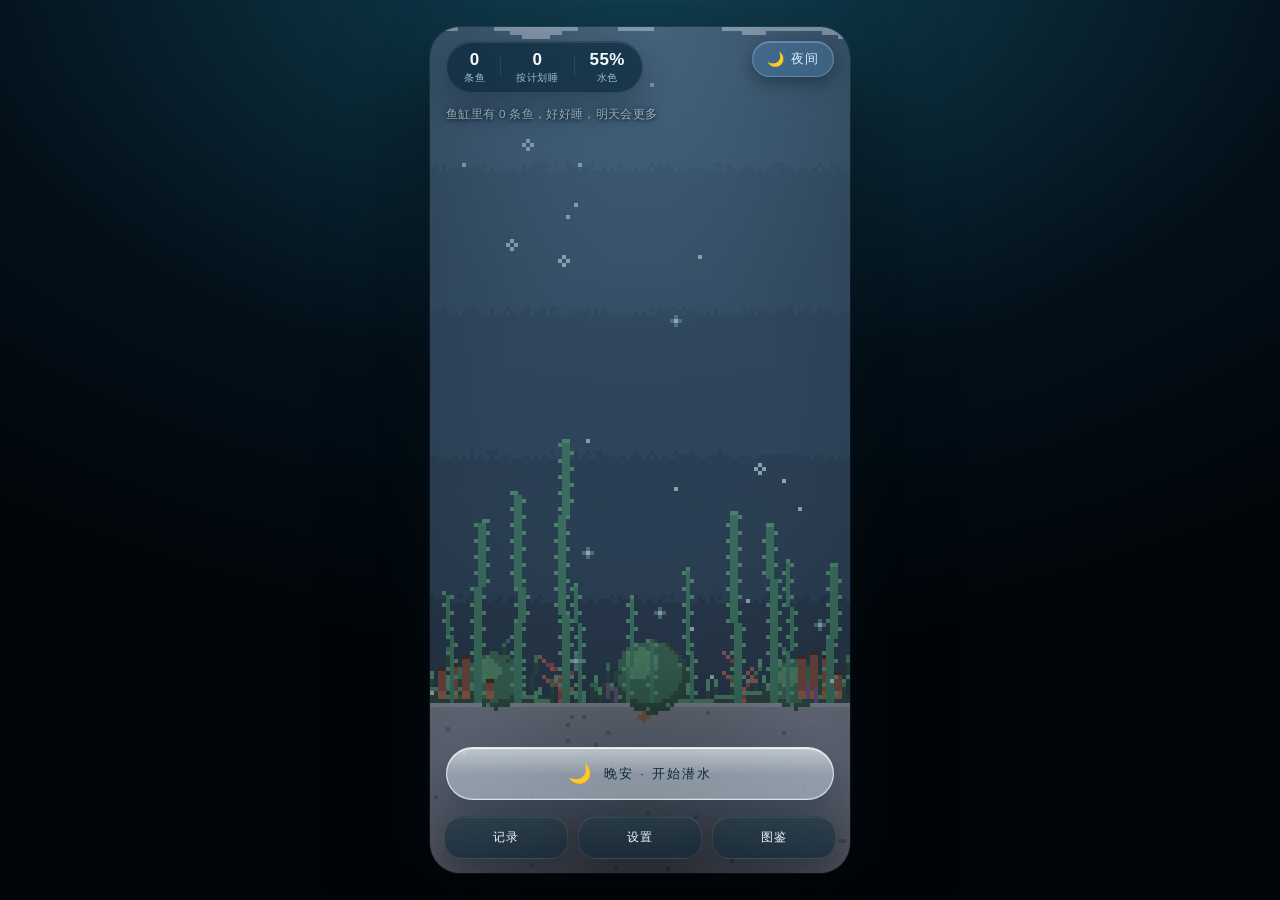
<file: index.html>
<!doctype html>
<html lang="zh-CN">
<head>
<meta charset="utf-8">
<meta name="viewport" content="width=device-width,initial-scale=1,viewport-fit=cover,maximum-scale=1,user-scalable=no">
<meta name="theme-color" content="#04141f">
<meta name="apple-mobile-web-app-capable" content="yes">
<meta name="mobile-web-app-capable" content="yes">
<meta name="apple-mobile-web-app-status-bar-style" content="black-translucent">
<meta name="apple-mobile-web-app-title" content="睡前水族馆">
<title>睡前水族馆</title>
<link rel="manifest" href="manifest.webmanifest">
<link rel="icon" href="icons/icon-192.png">
<link rel="apple-touch-icon" sizes="192x192" href="icons/apple-touch-icon.png">
<link rel="stylesheet" href="css/style.css">
</head>
<body>
<div class="app" id="app">

  <!-- ==================== 1. 鱼缸 ==================== -->
  <section class="view is-active" id="view-tank">
    <canvas id="tankCanvas"></canvas>
    <div class="vignette"></div>

    <header class="hud">
      <div class="hud-card">
        <div class="stat"><b id="statFish">0</b><span>条鱼</span></div>
        <i class="sep"></i>
        <div class="stat"><b id="statStreak">0</b><span>按计划睡</span></div>
        <i class="sep"></i>
        <div class="stat"><b id="statHealth">0%</b><span>水色</span></div>
      </div>
      <div class="hud-sub" id="hudSub"></div>
    </header>

    <div class="flash" id="tankFlash" hidden></div>

    <button class="light-chip" id="btnLight" title="切换日间 / 夜间光照">
      <span class="lc-ico" id="lightIco">☀️</span><span id="lightTxt">日间</span>
    </button>

    <button class="goodnight" id="btnGoodnight">
      <span class="gn-ico">🌙</span><span>晚安 · 开始潜水</span>
    </button>

    <footer class="dock">
      <button class="dock-btn" id="btnLog">记录</button>
      <button class="dock-btn" id="btnSettings">设置</button>
      <button class="dock-btn" id="btnDex">图鉴</button>
    </footer>
  </section>

  <!-- ==================== 2. 睡前设置 ==================== -->
  <section class="view sheet-view" id="view-bedtime">
    <header class="nav">
      <button class="nav-back" data-close>‹ 返回</button>
      <h1>今晚几点睡</h1>
      <span class="nav-pad"></span>
    </header>

    <div class="scroll">
      <div class="card">
        <div class="card-title">我打算几点睡着</div>
        <input type="time" id="inpBed" class="time-big">
        <div class="chips" id="chipsBed"></div>
      </div>

      <div class="card">
        <div class="card-title">明早几点起</div>
        <input type="time" id="inpWake" class="time-big">
        <div class="chips" id="chipsWake"></div>
      </div>

      <div class="card">
        <div class="card-title">提前多久熄灯 <b id="lblLead">30</b> 分钟</div>
        <input type="range" id="inpLead" min="0" max="120" step="5" value="30" class="range">
        <div class="hint" id="leadHint"></div>
      </div>

      <div class="card">
        <div class="card-title">今晚备注（可选）</div>
        <textarea id="inpNote" class="ta" rows="2" placeholder="今天有点累 / 想早点躺"></textarea>
      </div>

      <div class="card">
        <div class="card-title">今晚的安排</div>
        <div class="plan-grid" id="planGrid"></div>
        <div class="plan-status" id="planStatus"></div>
      </div>

      <div class="fineprint">改完自动生效，到熄灯时间页面会自己锁住。半夜急着用手机可以点一下解锁，但每一次都会被如实记进档案，第二天鱼缸的状态由它决定。</div>
      <div class="gap"></div>
    </div>
  </section>

  <!-- ==================== 3. 锁定态 ==================== -->
  <section class="view" id="view-lock">
    <div class="lock-bg"></div>
    <div class="lock-inner">
      <div class="moon"></div>
      <div class="lock-label" id="lockLabel">灯已熄</div>
      <div class="lock-timer" id="lockTimer">00:00:00</div>
      <div class="lock-sub" id="lockSub">距离起床 ——</div>
      <div class="lock-tank" id="lockTank"></div>

      <div class="lock-unlock">
        <button class="tap-unlock" id="btnTapUnlock">解锁 · 点一下</button>
        <div class="hold-hint" id="holdHint">半夜急着用手机？点一下就开，不用犹豫。解锁会被记一笔，明早鱼缸知道。</div>
      </div>
    </div>
  </section>

  <!-- ==================== 4. 睡眠档案 ==================== -->
  <section class="view sheet-view" id="view-log">
    <header class="nav">
      <button class="nav-back" data-close>‹ 返回</button>
      <h1>睡眠档案</h1>
      <span class="nav-pad"></span>
    </header>

    <div class="scroll">
      <div class="log-stats" id="logStats"></div>
      <div class="log-sum" id="logSum"></div>

      <div class="card">
        <div class="card-title">最近 7 天，每晚睡了多久</div>
        <div class="wk" id="wkChart"></div>
        <div class="wk-legend">
          <span><i class="lg-ok"></i>达成</span>
          <span><i class="lg-bad"></i>未达成</span>
        </div>
      </div>

      <div class="seg" id="logSeg">
        <button class="seg-btn is-on" data-tab="nights">每一晚</button>
        <button class="seg-btn" data-tab="events">变动记录</button>
      </div>

      <div id="tabNights">
        <div class="actions">
          <button class="btn btn-ghost btn-block" id="btnAddNight">＋ 补记一晚</button>
        </div>
        <div id="nightList" class="list"></div>
      </div>

      <div id="tabEvents" hidden>
        <div id="eventList" class="list"></div>
      </div>
      <div class="gap"></div>
    </div>
  </section>

  <!-- ==================== 5. 图鉴 ==================== -->
  <section class="view sheet-view" id="view-dex">
    <header class="nav">
      <button class="nav-back" data-close>‹ 返回</button>
      <h1>睡前图鉴</h1>
      <span class="nav-pad"></span>
    </header>

    <div class="scroll">
      <div class="dex-head">
        <b id="dexCount">0 / 0</b><span>种梦境生灵已被点亮</span>
      </div>

      <div class="card" id="dexShowCard" hidden>
        <div class="card-title">鱼缸里显示几条</div>
        <input type="range" id="inpShowFish" min="1" max="20" step="1" value="20" class="range">
        <div class="hint" id="showFishHint"></div>
      </div>

      <div class="dex-grid" id="dexGrid"></div>
      <div class="fineprint" id="dexFoot">图鉴只解锁鱼种：点亮之后，以后达成的夜里才可能出现它。鱼只来自达成的夜，一夜一条。</div>
      <div class="gap"></div>
    </div>
  </section>

  <!-- ==================== 弹层 ==================== -->
  <div class="modal" id="modal" hidden>
    <div class="modal-mask" data-modal-close></div>
    <div class="modal-box" id="modalBox"></div>
  </div>

  <div class="toast" id="toast" hidden></div>
</div>

<script src="js/store.js"></script>
<script src="js/aquarium.js"></script>
<script src="js/app.js"></script>
</body>
</html>
</file>
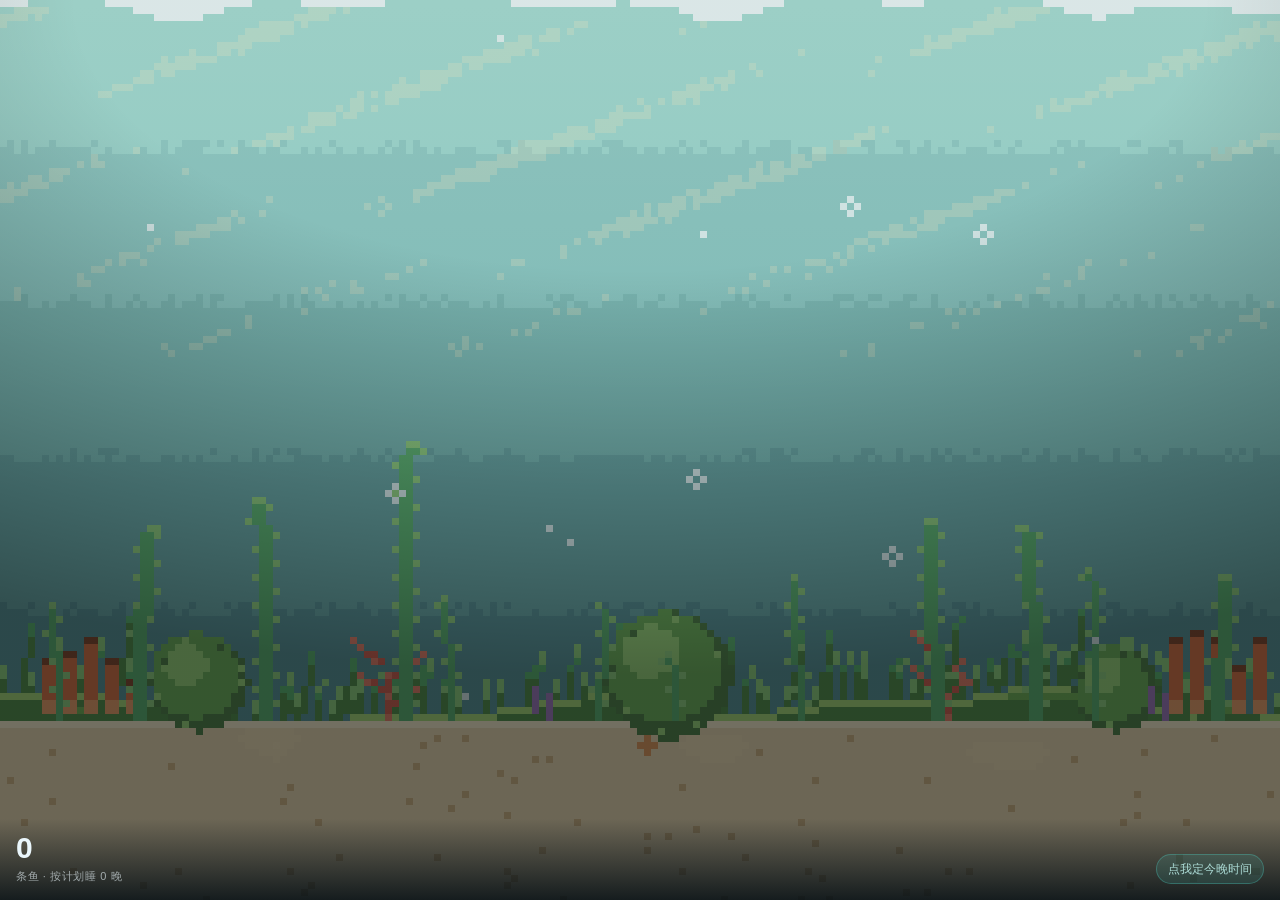
<file: widget.html>
<!doctype html>
<html lang="zh-CN">
<head>
<meta charset="utf-8">
<meta name="viewport" content="width=device-width,initial-scale=1,viewport-fit=cover">
<meta name="theme-color" content="#04141f">
<title>水族馆 · 小组件</title>
<link rel="icon" href="icons/icon-192.png">
<style>
  *{box-sizing:border-box;-webkit-tap-highlight-color:transparent}
  html,body{height:100%;margin:0;background:#04141f;overflow:hidden;
    font:13px/1.5 -apple-system,BlinkMacSystemFont,"HarmonyOS Sans SC","PingFang SC","Microsoft YaHei",sans-serif;
    color:#eaf6fb}
  canvas{position:absolute;inset:0;width:100%;height:100%;display:block}
  .veil{position:absolute;inset:0;pointer-events:none;
    background:radial-gradient(110% 75% at 50% 0%,transparent 40%,rgba(0,0,0,.5))}
  .bar{
    position:absolute;left:0;right:0;bottom:0;padding:14px 16px 16px;
    display:flex;align-items:flex-end;justify-content:space-between;gap:10px;
    background:linear-gradient(180deg,transparent,rgba(2,12,18,.82));
  }
  .big{font-size:30px;font-weight:650;line-height:1;letter-spacing:.5px}
  .lbl{font-size:11px;opacity:.62;margin-top:5px;letter-spacing:.6px}
  .right{text-align:right;font-size:12px;opacity:.82;max-width:60%}
  .pill{
    display:inline-block;padding:5px 11px;border-radius:999px;margin-top:6px;
    background:rgba(79,209,197,.16);border:1px solid rgba(79,209,197,.4);color:#c6fff9;
  }
  a.go{position:absolute;inset:0;z-index:5;display:block}
</style>
</head>
<body>
<canvas id="c"></canvas>
<div class="veil"></div>
<div class="bar">
  <div>
    <div class="big" id="n">0</div>
    <div class="lbl">条鱼 · 按计划睡 <span id="s">0</span> 晚</div>
  </div>
  <div class="right" id="r">—</div>
</div>
<a class="go" href="index.html" aria-label="打开睡前水族馆"></a>

<script src="js/store.js"></script>
<script src="js/aquarium.js"></script>
<script>
(function(){
  Store.init();
  var results = Store.settleAll();

  var aq = new Aquarium(document.getElementById('c'));
  aq.setSpecies(Store.SPECIES);

  function paint(){
    var d = Store.db;
    aq.setData({ fish:d.fish, plants:d.plants, corals:d.corals, tank:d.tank });
    var st = Store.stats();
    document.getElementById('n').textContent = d.fish.length;
    document.getElementById('s').textContent = st.streak;

    var locked = Store.isLockedNow();
    var n = Store.getNight(Store.activeNightKey(), false);
    var r = document.getElementById('r');
    if (locked) {
      var t = new Date(n.bed);
      r.innerHTML = '灯已熄<br><span class="pill">今晚 ' + n.bed + ' 睡</span>';
    } else if (n && n.lockedAt) {
      r.innerHTML = '已就位<br><span class="pill">' + n.bed + ' 睡 · ' + n.unlocks.length + ' 次解锁</span>';
    } else {
      r.innerHTML = st.streak > 0
        ? '水色 ' + Math.round(d.tank.health*100) + '%<br><span class="pill">点我定今晚时间</span>'
        : '<span class="pill">点我定今晚时间</span>';
    }
    if (d.tank.gray > 0.4) r.innerHTML += '<br><span style="opacity:.7">水有点浑了</span>';
  }

  paint();
  aq.start();
  setInterval(paint, 60000);
  document.addEventListener('visibilitychange', function(){ if(!document.hidden) paint(); });
})();
</script>
</body>
</html>
</file>
<file: css/style.css>
/* ===== 睡前水族馆 · 样式 ===== */
:root{
  --deep:#04141f;
  --water:#0a2b3d;
  --ink:#f4fafd;
  --ink-dim:#a3bccb;
  --line:rgba(255,255,255,.085);
  --glass:rgba(10,34,48,.66);
  --glass-2:rgba(12,40,56,.86);
  --accent:#6ad6cb;
  --accent-2:#96dcff;
  --warn:#ffbe78;
  --bad:#ff8b99;
  --good:#6ce5b2;
  --r:20px;
  --line-soft:rgba(255,255,255,.06);
  --sheen:linear-gradient(180deg,rgba(255,255,255,.07),rgba(255,255,255,.015));
  --shadow:0 12px 32px rgba(2,14,24,.30);
  --safe-t:env(safe-area-inset-top,0px);
  --safe-b:env(safe-area-inset-bottom,0px);
}

*{box-sizing:border-box;-webkit-tap-highlight-color:transparent}
/* 关键：.modal 用了 display:flex，会盖掉 hidden 的默认样式，
   必须显式声明，否则那层毛玻璃遮罩一打开就糊在整页上（页面发虚的原因） */
[hidden]{display:none !important}
html,body{height:100%;margin:0}
body{
  background:var(--deep);
  color:var(--ink);
  font:15px/1.55 -apple-system,BlinkMacSystemFont,"HarmonyOS Sans SC","PingFang SC","MiSans","Microsoft YaHei",sans-serif;
  overscroll-behavior:none;
  -webkit-font-smoothing:antialiased;
}
.app{position:fixed;inset:0;overflow:hidden}

/* ---------- 视图 ---------- */
.view{
  position:absolute;inset:0;
  display:flex;flex-direction:column;
  opacity:0;visibility:hidden;
  transition:opacity .28s ease,transform .28s ease;
  transform:scale(1.012);
}
.view.is-active{opacity:1;visibility:visible;transform:none;z-index:2}

.sheet-view{background:
  radial-gradient(130% 60% at 50% -12%,rgba(96,186,204,.17),transparent 62%),
  radial-gradient(90% 45% at 50% 112%,rgba(70,140,190,.10),transparent 66%),
  linear-gradient(180deg,#0a2a3b 0%,#06192a 58%,#04141f 100%);}

#view-tank{background:var(--deep)}
#tankCanvas{position:absolute;inset:0;width:100%;height:100%;display:block}
.vignette{
  position:absolute;inset:0;pointer-events:none;
  background:
    radial-gradient(120% 70% at 50% 0%,rgba(255,255,255,.18),transparent 55%),
    radial-gradient(100% 55% at 50% 108%,rgba(120,80,30,.16),transparent 62%);
}

/* ---------- HUD ---------- */
.hud{
  position:relative;z-index:3;
  padding:calc(var(--safe-t) + 14px) 16px 0;
  pointer-events:none;
}
.hud-card{
  display:inline-flex;align-items:center;gap:15px;
  padding:9px 17px;border-radius:999px;
  background:var(--glass);backdrop-filter:blur(16px) saturate(150%);-webkit-backdrop-filter:blur(16px) saturate(150%);
  border:1px solid var(--line);
  box-shadow:var(--shadow),inset 0 1px 0 rgba(255,255,255,.10);
}
.stat{display:flex;flex-direction:column;align-items:center;line-height:1.1}
.stat b{font-size:17px;font-weight:600;letter-spacing:.4px}
.stat span{font-size:10px;color:var(--ink-dim);margin-top:2px;letter-spacing:.6px}
.sep{width:1px;height:20px;background:var(--line)}
.hud-sub{
  margin-top:11px;font-size:11.5px;line-height:1.85;color:var(--ink-dim);letter-spacing:.35px;
  text-shadow:0 1px 3px rgba(0,18,28,.9),0 0 10px rgba(0,18,28,.5);
}
.hud-sub b{color:var(--accent)}
/* 日间水色偏亮，正文改用深色 + 浅色描边保证可读 */
body:not(.is-night) .hud-sub{
  color:#0e3543;
  text-shadow:0 1px 2px rgba(255,255,255,.55),0 0 9px rgba(255,255,255,.4);
}
body:not(.is-night) .hud-sub b{color:#0a6274}

.flash{
  position:absolute;left:16px;right:16px;top:calc(var(--safe-t) + 88px);z-index:4;
  padding:13px 15px;border-radius:17px;
  background:var(--sheen),var(--glass-2);
  backdrop-filter:blur(18px) saturate(150%);-webkit-backdrop-filter:blur(18px) saturate(150%);
  border:1px solid var(--line);font-size:12.5px;letter-spacing:.5px;
  box-shadow:var(--shadow),inset 0 1px 0 rgba(255,255,255,.09);
  animation:pop .35s ease;
}
@keyframes pop{from{opacity:0;transform:translateY(-6px)}to{opacity:1;transform:none}}

/* ---------- 光照模式胶囊（日间 / 夜间） ---------- */
.light-chip{
  position:absolute;z-index:4;
  top:calc(var(--safe-t) + 14px);right:16px;
  display:flex;align-items:center;gap:6px;
  padding:8px 14px;border-radius:999px;cursor:pointer;
  font:600 12.5px inherit;letter-spacing:1px;color:var(--ink);
  background:rgba(238,250,255,.18);
  border:1px solid rgba(255,255,255,.26);
  -webkit-backdrop-filter:blur(16px) saturate(160%);
  backdrop-filter:blur(16px) saturate(160%);
  box-shadow:0 8px 22px rgba(4,20,32,.24),inset 0 1px 0 rgba(255,255,255,.36);
  transition:transform .12s ease,background .25s ease,border-color .25s ease;
}
.light-chip:active{transform:scale(.96)}
.light-chip .lc-ico{font-size:14px;line-height:1}
body.is-night .light-chip{
  color:#dfeefb;
  background:rgba(130,178,225,.17);
  border-color:rgba(170,212,255,.30);
  box-shadow:0 6px 18px rgba(0,0,10,.34),inset 0 1px 0 rgba(200,230,255,.28);
}
body.is-night .vignette{
  background:
    radial-gradient(120% 70% at 50% 0%,rgba(150,200,255,.10),transparent 55%),
    radial-gradient(100% 55% at 50% 108%,rgba(0,0,0,.55),transparent 62%);
}

/* ---------- 晚安按钮（毛玻璃） ---------- */
.goodnight{
  position:relative;z-index:3;
  display:flex;align-items:center;justify-content:center;gap:10px;
  margin:auto 16px 14px;
  padding:16px;border-radius:999px;cursor:pointer;
  font:600 15.5px inherit;letter-spacing:2px;
  color:#0b2a38;
  background:rgba(230,247,255,.44);
  border:1px solid rgba(255,255,255,.70);
  -webkit-backdrop-filter:blur(20px) saturate(180%);
  backdrop-filter:blur(20px) saturate(180%);
  box-shadow:
    inset 0 1px 0 rgba(255,255,255,.82),
    inset 0 -1px 0 rgba(255,255,255,.20),
    0 12px 34px rgba(6,34,50,.30),
    0 0 44px rgba(150,220,255,.13);
  overflow:hidden;
  transition:transform .12s ease,background .18s ease,box-shadow .18s ease;
}
/* 掠过玻璃的高光 */
.goodnight::after{
  content:'';position:absolute;top:0;left:0;right:0;height:52%;
  background:linear-gradient(180deg,rgba(255,255,255,.42),rgba(255,255,255,0));
  pointer-events:none;
}
.goodnight:active{transform:scale(.975);background:rgba(238,250,255,.58)}
.goodnight .gn-ico{font-size:19px;line-height:1;position:relative;z-index:1}
.goodnight > span:not(.gn-ico){position:relative;z-index:1}

/* ---------- 图鉴 ---------- */
.dex-head{
  display:flex;align-items:baseline;gap:10px;
  padding:4px 2px 16px;
}
.dex-head b{font-size:26px;font-weight:600;color:#cbe8ff;letter-spacing:1px}
.dex-head span{font-size:11.5px;color:var(--ink-dim);letter-spacing:.4px}

.dex-grid{display:grid;grid-template-columns:repeat(2,1fr);gap:12px}

/* 图鉴页：鱼缸里显示几条 */
#dexShowCard{margin-bottom:16px}
#dexShowCard .range{margin-top:12px}
.dcard{
  position:relative;border-radius:19px;overflow:hidden;
  border:1px solid rgba(150,195,255,.16);
  background:
    radial-gradient(95% 55% at 50% 0%,rgba(130,215,235,.13),transparent 72%),
    linear-gradient(168deg,#15325a 0%,#0d2242 55%,#08162c 100%);
  padding:13px 12px 12px;
  min-height:158px;display:flex;flex-direction:column;
  box-shadow:inset 0 1px 0 rgba(255,255,255,.09),0 10px 24px rgba(2,10,24,.34);
}
.dcard .dthumb{
  width:64px;height:52px;margin:2px auto 4px;display:block;
}
.dcard .dname{
  font-size:14px;font-weight:600;color:#eef7ff;text-align:center;letter-spacing:.6px;
}
.dcard .dtag{
  position:absolute;top:10px;right:10px;
  font-size:10px;padding:3px 8px;border-radius:999px;letter-spacing:1px;
}
.rar-1{background:rgba(160,200,235,.16);color:#a9c9e8}
.rar-2{background:rgba(110,190,255,.18);color:#7fd0ff}
.rar-3{background:rgba(190,140,255,.2);color:#cba8ff}
.rar-4{background:rgba(255,205,110,.2);color:#ffd88a}
.dcard .ddesc{font-size:11px;color:#8fa9cc;text-align:center;margin-top:3px;line-height:1.5}

.dcard.locked{filter:none;border-color:rgba(140,170,215,.10);
  background:radial-gradient(90% 50% at 50% 0%,rgba(120,160,210,.06),transparent 70%),linear-gradient(168deg,rgba(17,28,51,.92),rgba(9,17,35,.92));}
.dcard.locked .dthumb-box{
  flex:1;display:flex;align-items:center;justify-content:center;
}
.dcard.locked .lockico{
  font-size:30px;opacity:.55;
}
.dcard.locked .dname{color:#7c93b8}
.dprogress{margin-top:auto;padding-top:10px}
.dprogress .bar{
  height:5px;border-radius:3px;background:rgba(255,255,255,.09);overflow:hidden;
}
.dprogress .bar i{
  display:block;height:100%;border-radius:3px;
  background:linear-gradient(90deg,#6ad6cb,#96dcff);
}
.dcard.locked .dprogress .bar i{background:linear-gradient(90deg,#3a5a8c,#4d7ab8)}
.dprogress small{
  display:block;font-size:10px;color:#7c93b8;margin-top:5px;text-align:center;
}
.dcard .dbadge{
  font-size:10px;color:#9fd8cf;text-align:center;margin-top:6px;letter-spacing:.5px;
}

/* ---------- 底部按钮 ---------- */
.dock{
  position:relative;z-index:3;
  display:flex;gap:10px;
  padding:2px 14px calc(var(--safe-b) + 14px);
}
.dock-btn{
  flex:1;display:flex;flex-direction:column;align-items:center;gap:3px;
  padding:12px 6px;border-radius:18px;border:1px solid var(--line);
  background:var(--sheen),var(--glass);
  backdrop-filter:blur(16px) saturate(150%);-webkit-backdrop-filter:blur(16px) saturate(150%);
  color:var(--ink);font-size:12px;font-family:inherit;cursor:pointer;letter-spacing:1.2px;
  box-shadow:var(--shadow),inset 0 1px 0 rgba(255,255,255,.07);
  transition:transform .12s ease,background .18s ease;
}
.dock-btn:active{transform:scale(.96)}
.dock-btn.accent{
  flex:1.45;
  background:linear-gradient(135deg,rgba(106,214,203,.26),rgba(150,220,255,.16));
  border-color:rgba(106,214,203,.38);
  font-weight:600;
}
.dock-btn .ico{font-size:19px;line-height:1}

/* ---------- 顶栏 ---------- */
.nav{
  display:flex;align-items:center;justify-content:space-between;
  padding:calc(var(--safe-t) + 14px) 12px 13px;
  border-bottom:1px solid rgba(255,255,255,.06);
  background:linear-gradient(180deg,rgba(10,38,54,.86),rgba(7,24,36,.62));
  backdrop-filter:blur(16px);-webkit-backdrop-filter:blur(16px);
  position:relative;z-index:2;
}
.nav h1{font-size:15.5px;margin:0;font-weight:600;letter-spacing:1.4px}
.nav-back{
  background:none;border:0;color:var(--accent);font:inherit;font-size:15px;
  padding:6px 10px;cursor:pointer;border-radius:12px;letter-spacing:.4px;
}
.nav-back:active{background:rgba(255,255,255,.06)}
.nav-pad{width:56px}

.scroll{flex:1;overflow-y:auto;-webkit-overflow-scrolling:touch;padding:18px 16px}
.gap{height:44px}

/* ---------- 卡片 ---------- */
.card{
  background:var(--sheen),var(--glass);
  border:1px solid var(--line);border-radius:var(--r);
  padding:17px;margin-bottom:13px;
  box-shadow:var(--shadow),inset 0 1px 0 rgba(255,255,255,.06);
}
.card-title{font-size:12.5px;color:var(--ink-dim);margin-bottom:13px;letter-spacing:.8px}
.card-title b{color:var(--accent);font-size:16px;font-weight:600}

.time-big{
  width:100%;background:rgba(2,14,22,.42);border:1px solid var(--line-soft);
  border-radius:15px;color:var(--ink);font:500 32px/1 inherit;
  text-align:center;padding:13px;letter-spacing:1px;
  font-variant-numeric:tabular-nums;
  box-shadow:inset 0 2px 10px rgba(0,0,0,.28);
}
.time-big::-webkit-calendar-picker-indicator{filter:invert(.85);opacity:.7}

.chips{display:flex;flex-wrap:wrap;gap:8px;margin-top:13px}
.chip{
  padding:7px 14px;border-radius:999px;font-size:12.5px;cursor:pointer;letter-spacing:.6px;
  border:1px solid var(--line);background:rgba(255,255,255,.03);color:var(--ink);
  font-family:inherit;transition:all .18s ease;
}
.chip:active{transform:scale(.95)}
.chip.on{
  background:linear-gradient(135deg,rgba(106,214,203,.22),rgba(150,220,255,.14));
  border-color:rgba(150,220,255,.42);color:#e8fffd;
  box-shadow:0 0 16px rgba(106,214,203,.16),inset 0 1px 0 rgba(255,255,255,.16);
}

.range{
  -webkit-appearance:none;width:100%;height:26px;background:transparent;margin:0;
}
.range::-webkit-slider-runnable-track{height:5px;border-radius:3px;background:rgba(255,255,255,.12)}
.range::-webkit-slider-thumb{
  -webkit-appearance:none;width:22px;height:22px;border-radius:50%;
  background:linear-gradient(160deg,#8fe4da,#6ad6cb);
  margin-top:-9px;box-shadow:0 0 0 4px rgba(106,214,203,.16),0 3px 10px rgba(0,0,0,.3);
}
.range::-moz-range-track{height:5px;border-radius:3px;background:rgba(255,255,255,.12)}
.range::-moz-range-thumb{width:22px;height:22px;border:0;border-radius:50%;background:#7fdfd5}

.ta{
  width:100%;background:rgba(2,14,22,.42);border:1px solid var(--line-soft);border-radius:15px;
  color:var(--ink);font:inherit;padding:12px 14px;resize:none;letter-spacing:.3px;
  box-shadow:inset 0 2px 10px rgba(0,0,0,.26);
}
.ta:focus,.time-big:focus{outline:none;border-color:rgba(150,220,255,.45)}

.hint{font-size:11.5px;color:var(--ink-dim);margin-top:10px;line-height:1.85;letter-spacing:.3px}
.fineprint{font-size:11.5px;color:var(--ink-dim);line-height:1.95;margin-top:16px;text-align:center;letter-spacing:.3px}
.fineprint.left{text-align:left;margin-top:0}

.actions{margin-top:16px}
.actions.row{display:flex;gap:9px;margin-top:14px}
.actions.row .btn{flex:1;padding:11px 6px;font-size:13px}

.btn{
  border:1px solid var(--line);border-radius:15px;
  background:var(--sheen),rgba(255,255,255,.035);
  color:var(--ink);font:inherit;padding:13px;cursor:pointer;
  transition:transform .12s ease,filter .18s ease,background .18s ease;
}
.btn:active{transform:scale(.975)}
.btn-block{display:block;width:100%;margin-bottom:10px}
.btn-primary{
  background:linear-gradient(135deg,#5ecfc6,#8ed8f4);border-color:transparent;
  color:#04222b;font-weight:600;font-size:15.5px;letter-spacing:1px;
  box-shadow:0 10px 26px rgba(94,207,198,.20),inset 0 1px 0 rgba(255,255,255,.42);
}
.btn-ghost{background:var(--sheen),rgba(255,255,255,.03)}
.btn.danger{color:var(--bad);border-color:rgba(255,139,153,.28)}

/* ---------- 今晚的安排 ---------- */
.plan-grid{
  display:grid;grid-template-columns:repeat(3,1fr);gap:8px;
}
.plan-grid>div{
  text-align:center;padding:11px 4px;border-radius:15px;
  background:rgba(2,14,22,.34);border:1px solid var(--line-soft);
  box-shadow:inset 0 2px 10px rgba(0,0,0,.22);
}
.plan-grid span{display:block;font-size:10.5px;color:var(--ink-dim);letter-spacing:1.4px;margin-bottom:5px}
.plan-grid b{
  display:block;font-size:21px;font-weight:600;letter-spacing:.5px;
  font-variant-numeric:tabular-nums;color:#e9fbff;
}
.plan-status{
  margin-top:13px;font-size:12.5px;line-height:1.95;letter-spacing:.3px;
  padding:12px 14px;border-radius:15px;
  border:1px solid var(--line-soft);background:var(--sheen),rgba(3,16,26,.28);
  color:var(--ink-dim);
}
.plan-status b{color:#dcf3ff}
.plan-status.is-off{
  border-color:rgba(255,190,120,.26);background:rgba(255,190,120,.06);color:#f0d6ae;
}
.plan-status.is-off b{color:#ffd79c}
.plan-status.is-warn{
  border-color:rgba(255,139,153,.26);background:rgba(255,139,153,.06);color:#f5cfd4;
}
.plan-status.is-warn b{color:#ffb3bd}
.plan-status.is-on{
  border-color:rgba(106,214,203,.30);background:rgba(106,214,203,.07);color:#c9f0ea;
}
.plan-status.is-on b{color:#a4f2e6}

/* ---------- 锁定态 ---------- */
#view-lock{background:#010a10}
.lock-bg{
  position:absolute;inset:0;
  background:
    radial-gradient(60% 40% at 50% 18%,rgba(120,180,255,.14),transparent 70%),
    linear-gradient(180deg,#04121c,#010a10);
  animation:breathe 7s ease-in-out infinite;
}
@keyframes breathe{0%,100%{opacity:.85}50%{opacity:1}}
.lock-inner{
  position:relative;z-index:2;flex:1;display:flex;flex-direction:column;
  align-items:center;justify-content:center;gap:6px;
  padding:calc(var(--safe-t) + 24px) 24px calc(var(--safe-b) + 24px);
  text-align:center;
}
.moon{
  width:66px;height:66px;border-radius:50%;
  background:radial-gradient(circle at 34% 32%,#eef8ff,#b6d0e4 58%,#8099ac);
  box-shadow:0 0 60px rgba(180,220,255,.34),0 0 120px rgba(120,180,255,.16),inset -6px -6px 16px rgba(90,120,145,.28);
  margin-bottom:24px;
  animation:breathe 8s ease-in-out infinite;
}
.lock-label{font-size:13px;letter-spacing:7px;color:#93b6c8}
.lock-timer{
  font-size:54px;font-weight:200;letter-spacing:4px;
  font-variant-numeric:tabular-nums;color:#e8f6ff;
  text-shadow:0 0 40px rgba(120,200,255,.30),0 0 90px rgba(90,160,230,.14);
}
.lock-sub{font-size:12.5px;color:#819dae;letter-spacing:1px}
.lock-tank{
  margin-top:18px;font-size:11.5px;color:#668394;line-height:2;letter-spacing:.8px;
}

.lock-unlock{margin-top:auto;padding-top:26px;text-align:center}
.tap-unlock{
  width:210px;padding:15px;border-radius:999px;cursor:pointer;
  border:1px solid rgba(255,255,255,.20);
  background:rgba(255,255,255,.05);
  backdrop-filter:blur(10px);-webkit-backdrop-filter:blur(10px);
  color:#d6eaf5;font:600 14.5px inherit;letter-spacing:3px;
  transition:transform .12s ease,background .18s ease,box-shadow .18s ease;
}
.tap-unlock:active{transform:scale(.96);background:rgba(255,255,255,.13);box-shadow:0 0 30px rgba(150,210,255,.18)}
.hold-hint{font-size:11.5px;color:#55707f;margin-top:14px;line-height:1.9;padding:0 30px;letter-spacing:.3px}

/* ---------- 睡眠档案 ---------- */
#view-log .scroll{padding-top:14px}

.log-stats{
  display:grid;grid-template-columns:repeat(4,1fr);
  background:var(--sheen),var(--glass);
  border:1px solid var(--line);border-radius:var(--r);
  padding:15px 6px;box-shadow:var(--shadow),inset 0 1px 0 rgba(255,255,255,.06);
}
.log-stats>div{position:relative;display:flex;flex-direction:column;align-items:center;gap:4px}
.log-stats>div+div::before{
  content:'';position:absolute;left:0;top:14%;height:72%;width:1px;background:var(--line);
}
.log-stats b{font-size:19px;font-weight:600;letter-spacing:.4px;font-variant-numeric:tabular-nums;color:#e9fbff}
.log-stats span{font-size:10px;color:var(--ink-dim);letter-spacing:.4px;text-align:center;line-height:1.35}

.log-sum{
  margin:12px 0 13px;font-size:12.5px;line-height:1.95;letter-spacing:.3px;color:var(--ink-dim);
  padding:13px 15px;border-radius:16px;
  background:var(--sheen),rgba(3,16,26,.30);border:1px solid var(--line-soft);
}

/* 最近 7 天 */
.wk{position:relative;display:flex;gap:5px}
.wk-line{
  position:absolute;left:0;right:0;bottom:120px;
  border-top:1px dashed rgba(255,255,255,.12);pointer-events:none;
}
.wk-line span{
  position:absolute;right:0;top:-14px;font-size:9.5px;color:var(--ink-dim);letter-spacing:.5px;
}
.wk-col{flex:1;display:flex;flex-direction:column;align-items:center;gap:5px;min-width:0}
.wk-h{font-size:9.5px;color:var(--ink-dim);font-variant-numeric:tabular-nums;letter-spacing:.2px}
.wk-track{width:100%;height:118px;display:flex;align-items:flex-end;justify-content:center}
.wk-track span{
  display:block;width:64%;max-width:19px;border-radius:6px 6px 3px 3px;
  background:linear-gradient(180deg,#95f2d2,#4fc9a0);
  box-shadow:0 0 14px rgba(108,229,178,.20);
}
.wk-col.is-bad .wk-track span{background:linear-gradient(180deg,#ffa5b3,#e5687b);box-shadow:0 0 14px rgba(255,139,153,.18)}
.wk-col.is-pend .wk-track span{background:linear-gradient(180deg,#a9dcec,#6ba6c2);opacity:.7;box-shadow:none}
.wk-track .ph{
  width:64%;max-width:19px;height:32px;border-radius:6px;box-shadow:none;
  border:1px dashed rgba(255,255,255,.13);background:transparent;
}
.wk-col.is-empty .wk-h{opacity:.45}
.wk-d{
  display:flex;flex-direction:column;align-items:center;gap:1px;
  font-size:10.5px;color:var(--ink-dim);letter-spacing:.2px;
}
.wk-d i{font-style:normal;font-size:9.5px;opacity:.65}
.wk-legend{
  display:flex;justify-content:center;gap:16px;margin-top:15px;
  font-size:10.5px;color:var(--ink-dim);letter-spacing:.4px;
}
.wk-legend span{display:inline-flex;align-items:center;gap:6px}
.wk-legend i{width:8px;height:8px;border-radius:2.5px;display:inline-block}
.wk-legend .lg-ok{background:#6ce5b2}
.wk-legend .lg-bad{background:#ff8b99}

/* ---------- 分段按钮 ---------- */
.seg{
  display:flex;gap:4px;padding:4px;border-radius:15px;
  background:rgba(2,14,22,.34);border:1px solid var(--line);margin-bottom:14px;
}
.seg-btn{
  flex:1;padding:9px 4px;border:0;border-radius:12px;background:none;
  color:var(--ink-dim);font:inherit;font-size:12.5px;cursor:pointer;letter-spacing:.6px;
  transition:background .18s ease,color .18s ease;
}
.seg-btn.is-on{
  background:linear-gradient(135deg,rgba(106,214,203,.20),rgba(150,220,255,.12));
  color:#e6fffd;font-weight:600;
  box-shadow:inset 0 1px 0 rgba(255,255,255,.14);
}

.list{display:flex;flex-direction:column;gap:10px}
.row-item{
  background:var(--sheen),var(--glass);
  border:1px solid var(--line);border-radius:17px;
  padding:13px 15px;cursor:pointer;
  box-shadow:var(--shadow),inset 0 1px 0 rgba(255,255,255,.05);
  transition:transform .12s ease;
}
.row-item:active{transform:scale(.99)}
.ri-top{display:flex;align-items:center;justify-content:space-between;gap:8px}
.ri-date{font-size:14px;font-weight:600;display:inline-flex;align-items:center;gap:7px}
.ri-date em{
  font-style:normal;font-size:10px;padding:2px 7px;border-radius:999px;letter-spacing:.8px;
  background:linear-gradient(135deg,rgba(106,214,203,.24),rgba(150,220,255,.14));
  color:#cbf2ee;
}
.ri-tag{font-size:11px;padding:3px 9px;border-radius:999px;white-space:nowrap}
.tag-met{background:rgba(95,224,168,.16);color:var(--good)}
.tag-missed{background:rgba(255,122,138,.16);color:var(--bad)}
.tag-pending{background:rgba(255,255,255,.08);color:var(--ink-dim)}
.ri-mid{margin-top:8px;font-size:12.5px;color:var(--ink-dim);letter-spacing:.3px}
.ri-mid b{color:#dcf1fa;font-weight:600;font-variant-numeric:tabular-nums}
.ri-extra{margin-top:6px;font-size:11.5px;letter-spacing:.3px;color:var(--good)}
.ri-extra.is-warn{color:var(--warn)}
.ri-extra.is-bad{color:var(--bad)}
.ri-extra.is-dim{color:var(--ink-dim);opacity:.85}
.ri-note{margin-top:7px;font-size:12px;color:#7d99a8;font-style:italic}
.empty{text-align:center;color:var(--ink-dim);font-size:13px;padding:36px 0}

.kv{display:flex;justify-content:space-between;font-size:13px;padding:7px 0;border-bottom:1px solid rgba(255,255,255,.05)}
.kv:last-of-type{border-bottom:0}
.kv b{color:var(--accent)}

/* ---------- 弹层 ---------- */
.modal{position:fixed;inset:0;z-index:50;display:flex;align-items:flex-end}
.modal-mask{position:absolute;inset:0;background:rgba(0,6,12,.55);backdrop-filter:blur(6px);-webkit-backdrop-filter:blur(6px)}
.modal-box{
  position:relative;width:100%;max-height:86vh;overflow-y:auto;
  background:var(--sheen),linear-gradient(180deg,#0d2f41,#061a26);
  border-top:1px solid rgba(255,255,255,.09);
  border-radius:26px 26px 0 0;
  padding:22px 18px calc(var(--safe-b) + 24px);
  box-shadow:0 -18px 50px rgba(0,6,14,.5);
  animation:slideup .3s cubic-bezier(.2,.9,.3,1);
}
@keyframes slideup{from{transform:translateY(100%)}to{transform:none}}
.modal-box h2{font-size:16.5px;margin:0 0 6px;font-weight:600;letter-spacing:.8px}
.modal-box .msub{font-size:11.5px;color:var(--ink-dim);margin-bottom:18px;line-height:1.85;letter-spacing:.3px}
.modal-box .mfield{margin-bottom:15px}
.modal-box .mfield label{display:block;font-size:11.5px;color:var(--ink-dim);margin-bottom:7px;letter-spacing:.6px}
.reasons{display:flex;flex-direction:column;gap:8px;margin:14px 0 18px}
.reason{
  text-align:left;padding:12px 15px;border-radius:15px;font-size:13.5px;
  border:1px solid var(--line);background:var(--sheen),rgba(255,255,255,.03);color:var(--ink);
  font-family:inherit;cursor:pointer;letter-spacing:.3px;
}
.reason:active{background:rgba(255,255,255,.08)}
.reason small{display:block;font-size:11px;color:var(--ink-dim);margin-top:3px}

.toast{
  position:fixed;left:50%;bottom:calc(var(--safe-b) + 92px);transform:translateX(-50%);
  background:var(--glass-2);border:1px solid var(--line);
  backdrop-filter:blur(16px) saturate(150%);-webkit-backdrop-filter:blur(16px) saturate(150%);
  padding:11px 19px;border-radius:999px;font-size:12.5px;z-index:80;letter-spacing:.6px;
  box-shadow:0 14px 36px rgba(0,0,0,.42),inset 0 1px 0 rgba(255,255,255,.09);
  animation:pop .3s ease;max-width:86vw;text-align:center;
}

/* 桌面/大屏：做成居中的手机比例窗口，方便在电脑上预览 */
@media (min-width:720px){
  body{display:flex;align-items:center;justify-content:center;
       background:radial-gradient(88% 78% at 50% -6%,#124456,#03101a 62%,#010509);}
  .app{
    position:relative;width:420px;height:min(880px,94vh);
    border-radius:30px;overflow:hidden;
    box-shadow:0 34px 96px rgba(0,0,0,.62),0 0 0 1px rgba(255,255,255,.07),0 0 70px rgba(90,180,220,.07);
  }
  .modal{position:absolute}
  .toast{position:absolute}
}
</file>
